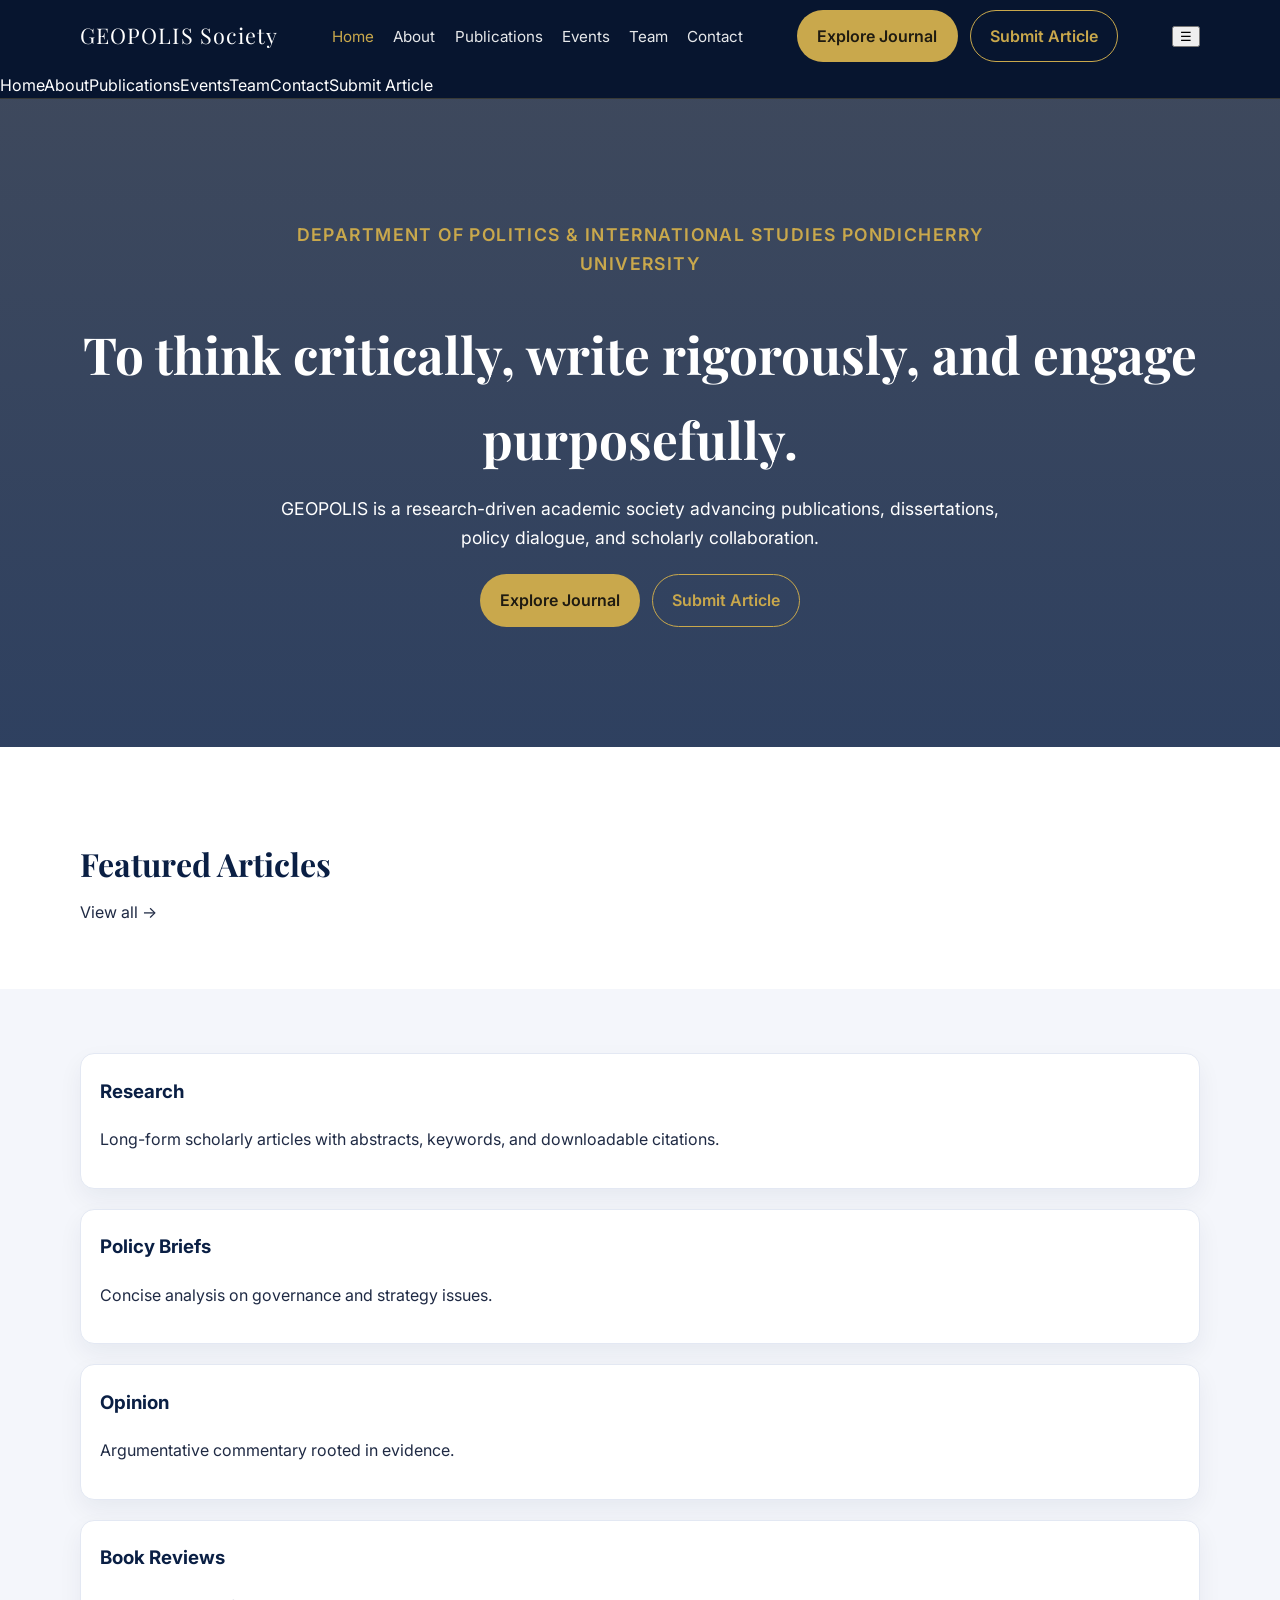
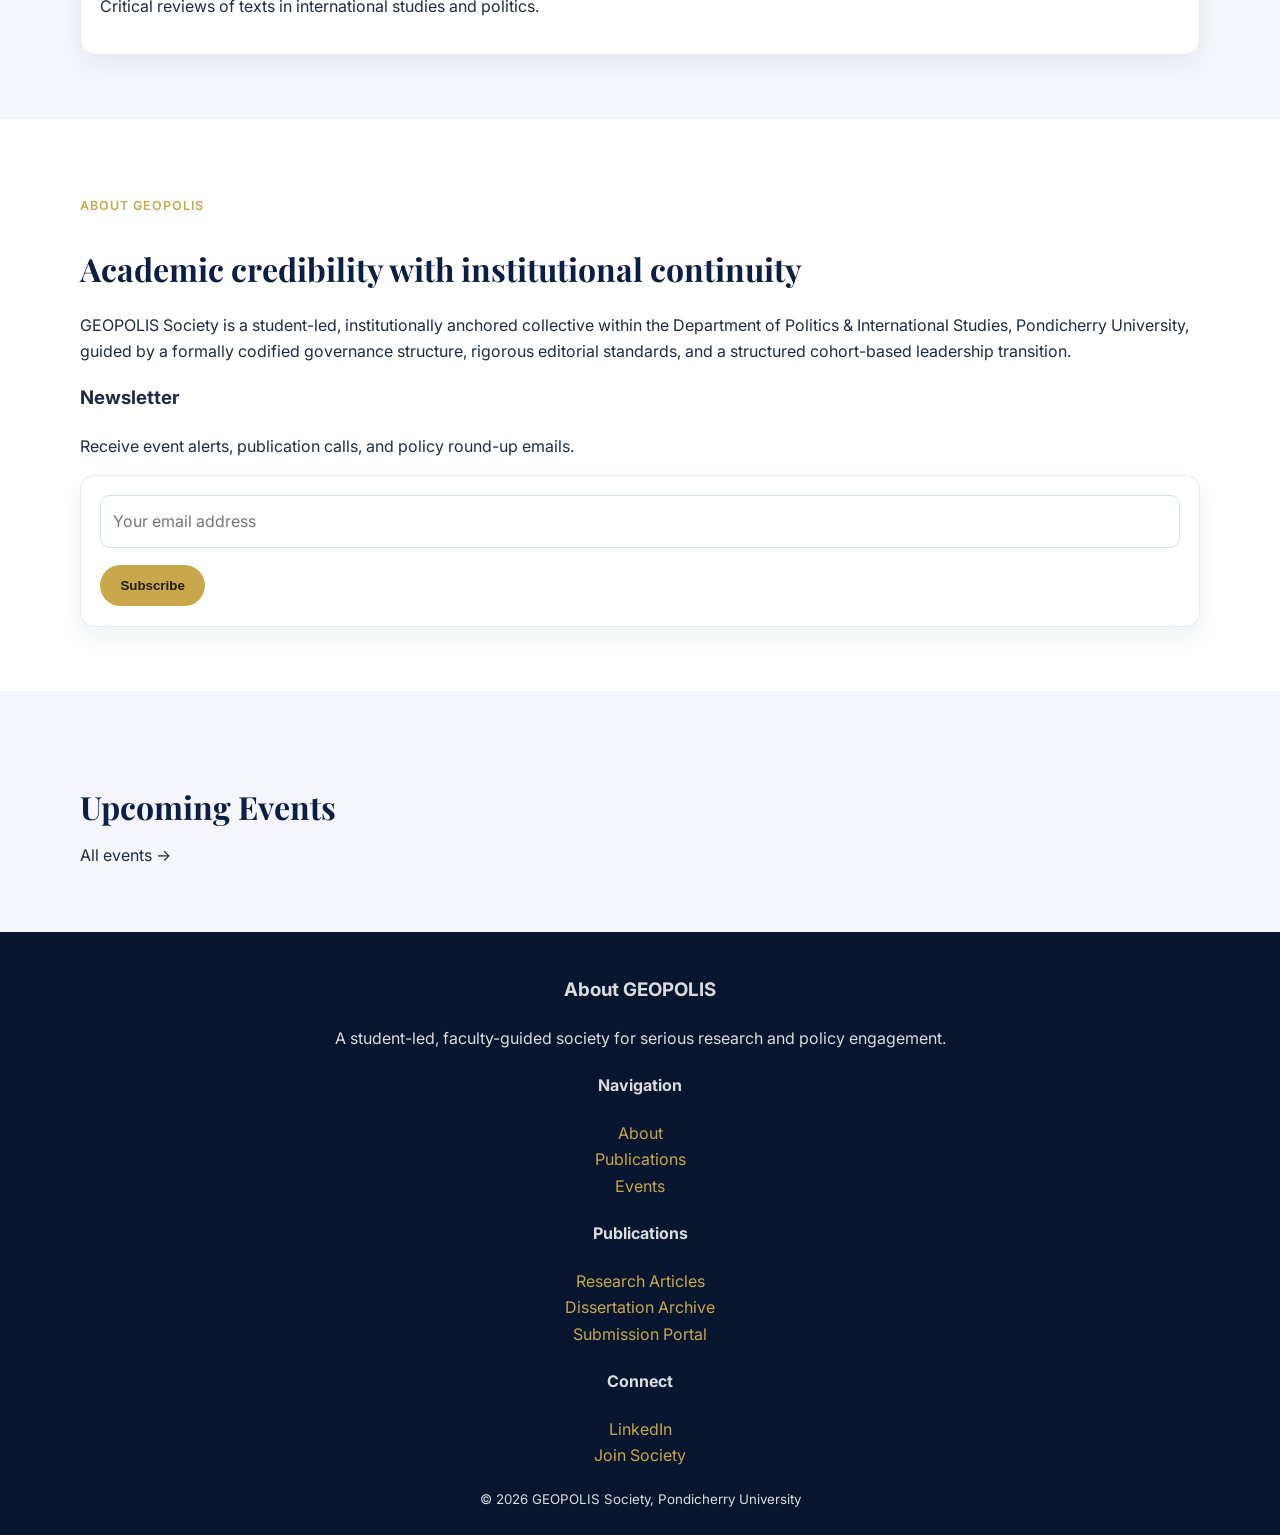
<file: index.html>
<!DOCTYPE html>
<html lang="en">
<head>
  <meta charset="UTF-8">
  <meta name="viewport" content="width=device-width, initial-scale=1.0">
  <title>GEOPOLIS Society | Pondicherry University</title>
  <meta name="description" content="GEOPOLIS Society is an academic platform for research publications, policy debates, and dissertation archives in the Department of Politics & International Studies, Pondicherry University.">
  <script type="application/ld+json">{"@context":"https://schema.org","@type":"Organization","name":"GEOPOLIS Society","url":"https://geopolis.site","parentOrganization":"Pondicherry University"}</script>
  <link rel="preconnect" href="https://fonts.googleapis.com">
  <link rel="preconnect" href="https://fonts.gstatic.com" crossorigin>
  <link href="https://fonts.googleapis.com/css2?family=Inter:wght@400;500;600;700&family=Playfair+Display:wght@600;700&display=swap" rel="stylesheet">
  <link rel="stylesheet" href="style.css">
</head>
<body>
  <nav class="navbar">
    <div class="container navbar__inner">
      <a href="index.html" class="brand">GEOPOLIS Society</a>
      <ul class="nav-links desktop-only">
        <li><a href="index.html" class="active">Home</a></li><li><a href="about.html">About</a></li><li><a href="journal.html">Publications</a></li><li><a href="events.html">Events</a></li><li><a href="team.html">Team</a></li><li><a href="contact.html">Contact</a></li>
      </ul>
      <div class="btn-row desktop-only"><a class="btn btn--gold" href="journal.html">Explore Journal</a><a class="btn btn--outline" href="submit-article.html" data-submit-article-link>Submit Article</a></div>
      <button id="navToggle" class="nav-toggle" aria-expanded="false" aria-label="Open menu">☰</button>
    </div>
    <div id="mobileMenu" class="mobile-menu">
      <a href="index.html">Home</a><a href="about.html">About</a><a href="journal.html">Publications</a><a href="events.html">Events</a><a href="team.html">Team</a><a href="contact.html">Contact</a><a href="submit-article.html" data-submit-article-link>Submit Article</a>
    </div>
  </nav>

  <header class="hero">
    <div class="container">
      <p class="kicker">
  Department of Politics & International Studies
  <span class="sub">Pondicherry University</span>
</p>
      <h1>To think critically, write rigorously, and engage purposefully.</h1>
      <p>GEOPOLIS is a research-driven academic society advancing publications, dissertations, policy dialogue, and scholarly collaboration.</p>
      <div class="btn-row" style="justify-content:center;">
        <a class="btn btn--gold" href="journal.html">Explore Journal</a>
        <a class="btn btn--outline" href="submit-article.html" data-submit-article-link>Submit Article</a>
      </div>
    </div>
  </header>

  <section class="section">
    <div class="container">
      <div class="section-head"><h2>Featured Articles</h2><a href="journal.html">View all →</a></div>
      <div id="featuredArticles" class="grid grid-3"></div>
    </div>
  </section>

  <section class="section section--light">
    <div class="container grid grid-2">
      <div class="card"><h3>Research</h3><p>Long-form scholarly articles with abstracts, keywords, and downloadable citations.</p></div>
      <div class="card"><h3>Policy Briefs</h3><p>Concise analysis on governance and strategy issues.</p></div>
      <div class="card"><h3>Opinion</h3><p>Argumentative commentary rooted in evidence.</p></div>
      <div class="card"><h3>Book Reviews</h3><p>Critical reviews of texts in international studies and politics.</p></div>
    </div>
  </section>

  <section class="section">
    <div class="container dual">
      <div>
        <p class="kicker">About GEOPOLIS</p>
        <h2>Academic credibility with institutional continuity</h2>
        <p>GEOPOLIS Society is a student-led, institutionally anchored collective within the Department of Politics & International Studies, Pondicherry University, guided by a formally codified governance structure, rigorous editorial standards, and a structured cohort-based leadership transition.</p>
      </div>
      <aside class="sidebar-card">
        <h3>Newsletter</h3>
        <p>Receive event alerts, publication calls, and policy round-up emails.</p>
        <form class="site-form" action="https://formsubmit.co/geopolis.pub@gmail.com" method="POST">
          <input type="hidden" name="_subject" value="Newsletter Subscription - GEOPOLIS">
          <input type="hidden" name="_captcha" value="false">
          <input type="email" name="email" required placeholder="Your email address">
          <button class="btn btn--gold" type="submit">Subscribe</button>
        </form>
      </aside>
    </div>
  </section>

  <section class="section section--light">
    <div class="container">
      <div class="section-head"><h2>Upcoming Events</h2><a href="events.html">All events →</a></div>
      <div id="eventSlider" class="grid grid-3"></div>
    </div>
  </section>

  <footer class="footer">
    <div class="container footer-grid">
      <div><h3>About GEOPOLIS</h3><p>A student-led, faculty-guided society for serious research and policy engagement.</p></div>
      <div><h4>Navigation</h4><p><a href="about.html">About</a><br><a href="journal.html">Publications</a><br><a href="events.html">Events</a></p></div>
      <div><h4>Publications</h4><p><a href="journal.html">Research Articles</a><br><a href="journal.html#dissertations">Dissertation Archive</a><br><a href="submit-article.html">Submission Portal</a></p></div>
      <div><h4>Connect</h4><p><a href="https://www.linkedin.com" target="_blank" rel="noopener">LinkedIn</a><br><a href="contact.html">Join Society</a></p></div>
    </div>
    <div class="container"><small>© 2026 GEOPOLIS Society, Pondicherry University</small></div>
  </footer>
  <script src="script.js"></script>
</body>
</html>
</file>
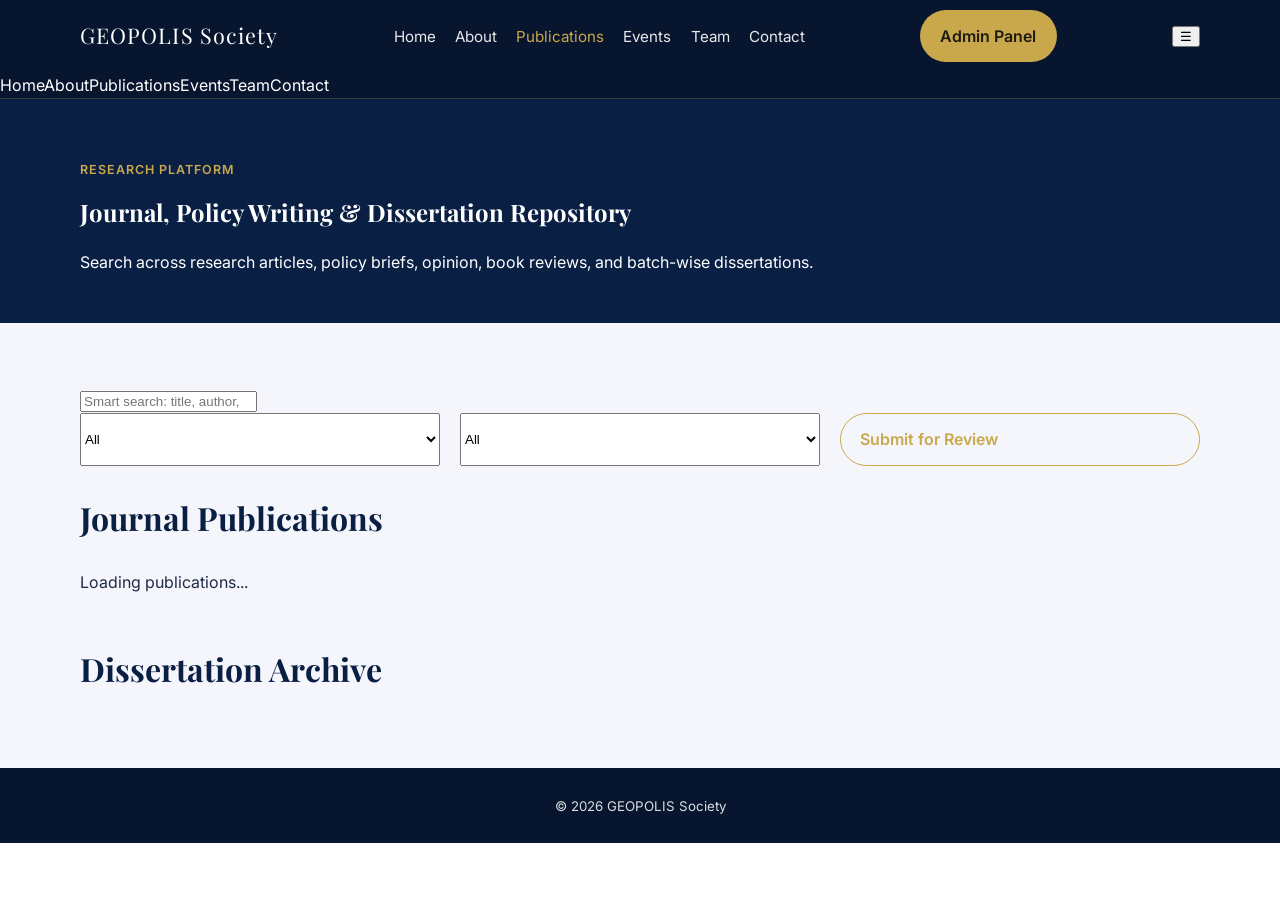
<file: journal.html>
<!DOCTYPE html>
<html lang="en">
<head>
  <meta charset="UTF-8"><meta name="viewport" content="width=device-width, initial-scale=1.0">
  <title>Journal & Repository | GEOPOLIS</title>
  <link rel="preconnect" href="https://fonts.googleapis.com"><link rel="preconnect" href="https://fonts.gstatic.com" crossorigin>
  <link href="https://fonts.googleapis.com/css2?family=Inter:wght@400;500;600;700&family=Playfair+Display:wght@600;700&display=swap" rel="stylesheet"><link rel="stylesheet" href="style.css">
</head>
<body>
<nav class="navbar"><div class="container navbar__inner"><a href="index.html" class="brand">GEOPOLIS Society</a>
<ul class="nav-links desktop-only"><li><a href="index.html">Home</a></li><li><a href="about.html">About</a></li><li><a href="journal.html" class="active">Publications</a></li><li><a href="events.html">Events</a></li><li><a href="team.html">Team</a></li><li><a href="contact.html">Contact</a></li></ul>
<a class="btn btn--gold desktop-only" href="/admin/">Admin Panel</a><button id="navToggle" class="nav-toggle" aria-expanded="false">☰</button></div>
<div id="mobileMenu" class="mobile-menu"><a href="index.html">Home</a><a href="about.html">About</a><a href="journal.html">Publications</a><a href="events.html">Events</a><a href="team.html">Team</a><a href="contact.html">Contact</a></div></nav>

<section class="page-hero"><div class="container"><p class="kicker">Research Platform</p><h1>Journal, Policy Writing & Dissertation Repository</h1><p>Search across research articles, policy briefs, opinion, book reviews, and batch-wise dissertations.</p></div></section>

<section class="section section--light"><div class="container">
  <div class="filters">
    <input id="searchInput" type="search" placeholder="Smart search: title, author, keyword, topic...">
    <div class="grid grid-3">
      <select id="categoryFilter"><option>All</option><option>Research Articles</option><option>Policy Briefs</option><option>Opinion</option><option>Book Reviews</option></select>
      <select id="batchFilter"><option>All</option><option>2023–25</option><option>2024–26</option></select>
      <a class="btn btn--outline" href="submit-article.html" data-submit-article-link>Submit for Review</a>
    </div>
  </div>

  <div class="section-head"><h2>Journal Publications</h2></div>
  <div id="articlesGrid" class="grid grid-3"></div>

  <div id="dissertations" class="section-head" style="margin-top:2rem;"><h2>Dissertation Archive</h2></div>
  <div id="dissertationGrid" class="grid grid-3"></div>
</div></section>

<footer class="footer"><div class="container"><small>© 2026 GEOPOLIS Society</small></div></footer>
<script src="script.js"></script>
</body></html>
</file>
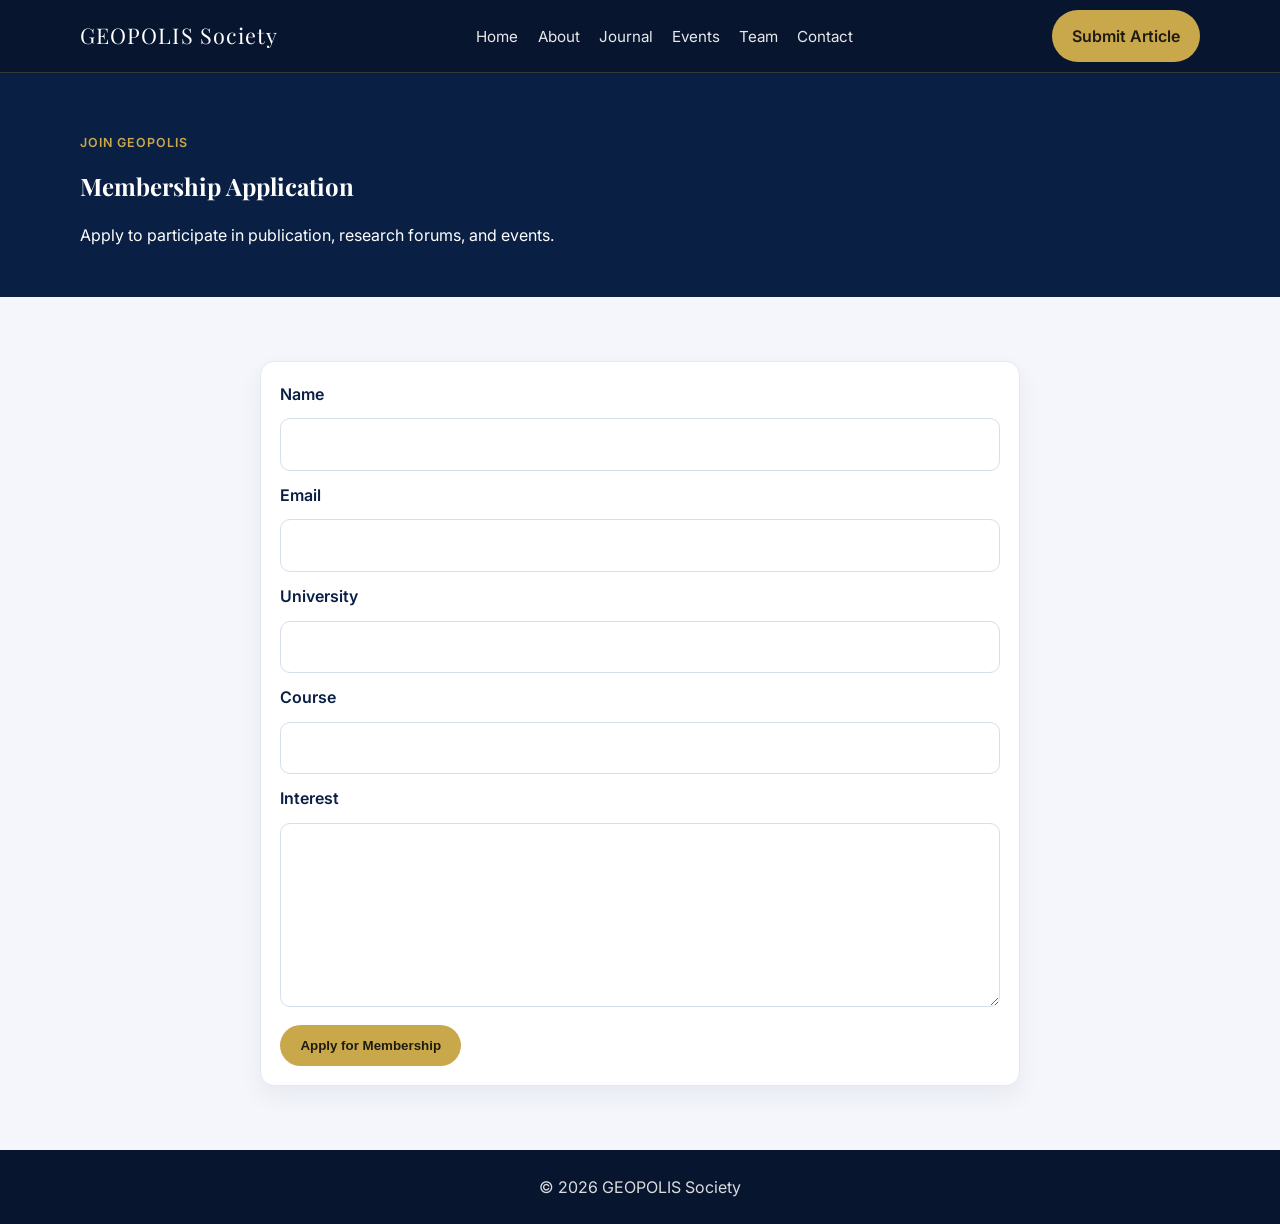
<file: membership.html>
<!DOCTYPE html>
<html lang="en">
<head>
  <meta charset="UTF-8">
  <meta name="viewport" content="width=device-width, initial-scale=1.0">
  <title>Membership | GEOPOLIS</title>
  <link rel="preconnect" href="https://fonts.googleapis.com">
  <link rel="preconnect" href="https://fonts.gstatic.com" crossorigin>
  <link href="https://fonts.googleapis.com/css2?family=Inter:wght@400;500;600;700&family=Playfair+Display:wght@600;700&display=swap" rel="stylesheet">
  <link rel="stylesheet" href="style.css">
</head>
<body>
  <nav class="navbar">
    <div class="container navbar__inner">
      <a href="index.html" class="brand">GEOPOLIS Society</a>
      <ul class="nav-links">
        <li><a href="index.html">Home</a></li>
        <li><a href="about.html">About</a></li>
        <li><a href="journal.html">Journal</a></li>
        <li><a href="events.html">Events</a></li>
        <li><a href="team.html">Team</a></li>
        <li><a href="contact.html">Contact</a></li>
      </ul>
      <a class="btn btn--gold" href="submit-article.html" data-submit-article-link>Submit Article</a>
    </div>
  </nav>

  <section class="page-hero">
    <div class="container">
      <p class="kicker">Join GEOPOLIS</p>
      <h1>Membership Application</h1>
      <p>Apply to participate in publication, research forums, and events.</p>
    </div>
  </section>

  <section class="section section--light">
    <div class="container form-shell">
      <form class="site-form" action="https://formsubmit.co/geopolis.pub@gmail.com" method="POST">
        <input type="hidden" name="_subject" value="New GEOPOLIS Membership Application" />
        <input type="hidden" name="_captcha" value="false" />
        <input type="hidden" name="_template" value="table" />
        <input type="hidden" name="_next" value="/thank-you.html" />

        <label for="name">Name</label>
        <input id="name" name="name" type="text" required />

        <label for="email">Email</label>
        <input id="email" name="email" type="email" required />

        <label for="university">University</label>
        <input id="university" name="university" type="text" required />

        <label for="course">Course</label>
        <input id="course" name="course" type="text" required />

        <label for="interest">Interest</label>
        <textarea id="interest" name="interest" rows="6" required></textarea>

        <button class="btn btn--gold" type="submit">Apply for Membership</button>
      </form>
    </div>
  </section>

  <footer class="footer"><div class="container">© 2026 GEOPOLIS Society</div></footer>
  <script src="script.js"></script>
</body>
</html>
</file>
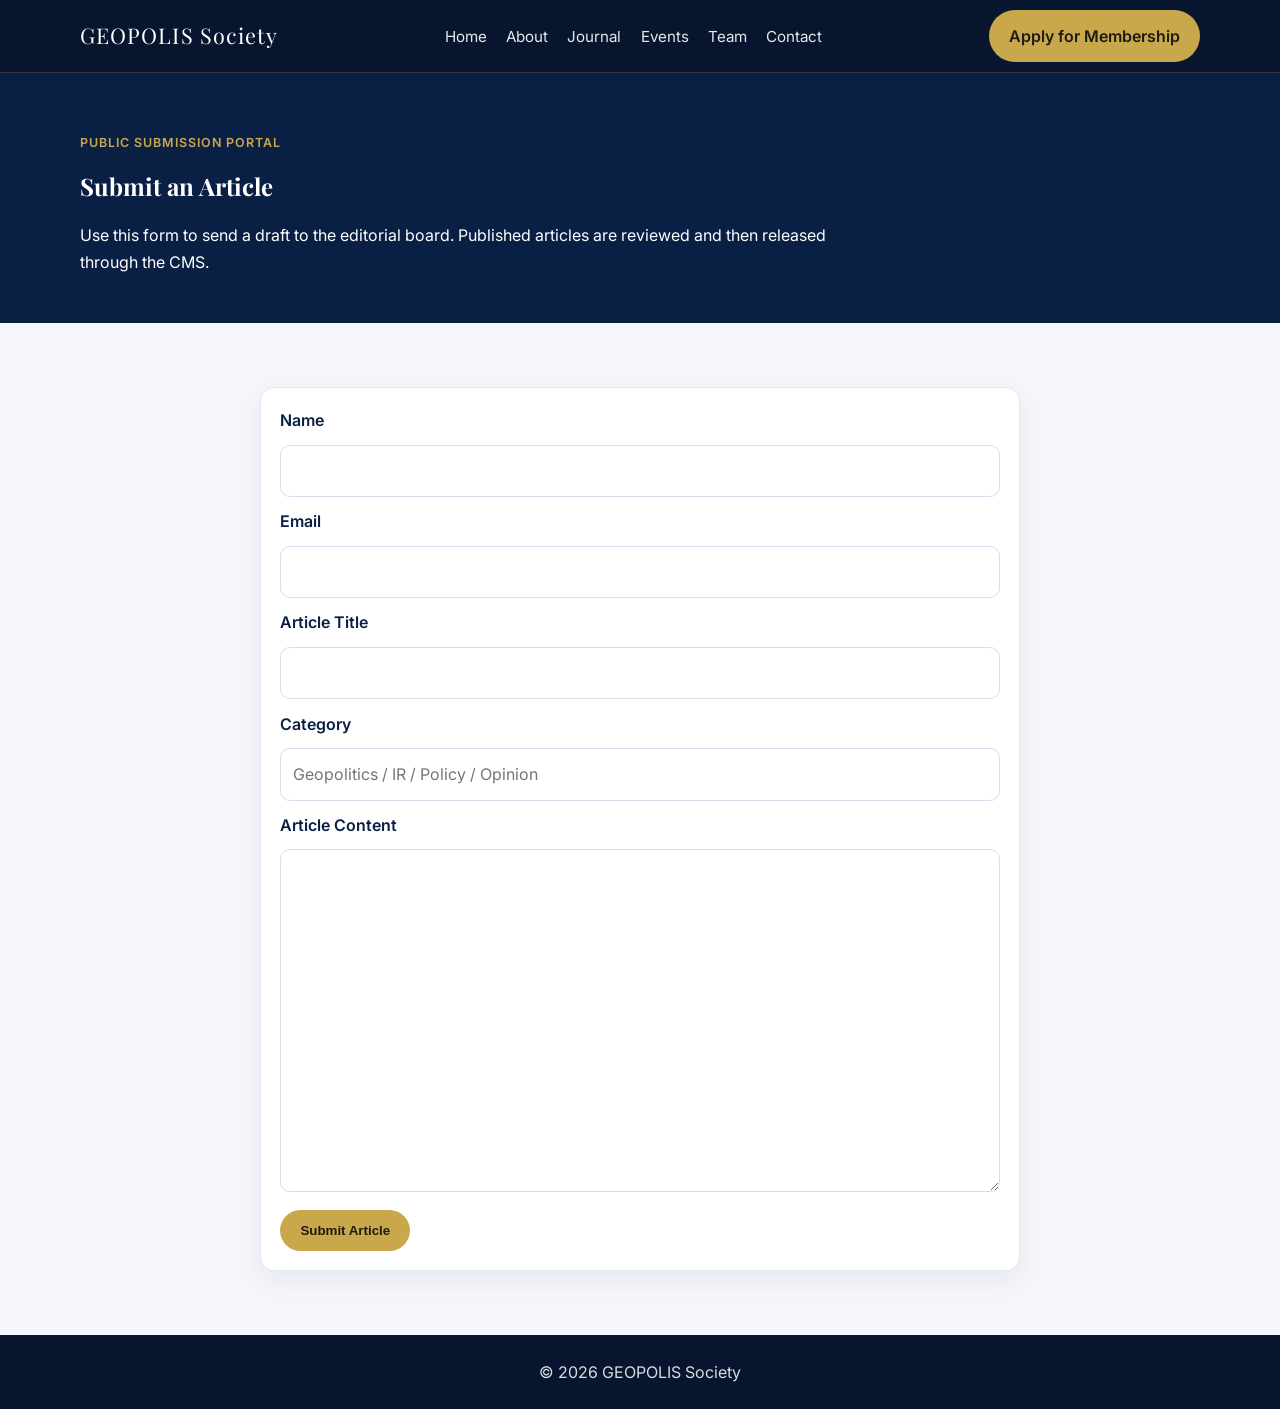
<file: submit-article.html>
<!DOCTYPE html>
<html lang="en">
<head>
  <meta charset="UTF-8">
  <meta name="viewport" content="width=device-width, initial-scale=1.0">
  <title>Submit Article | GEOPOLIS</title>
  <link rel="preconnect" href="https://fonts.googleapis.com">
  <link rel="preconnect" href="https://fonts.gstatic.com" crossorigin>
  <link href="https://fonts.googleapis.com/css2?family=Inter:wght@400;500;600;700&family=Playfair+Display:wght@600;700&display=swap" rel="stylesheet">
  <link rel="stylesheet" href="style.css">
</head>
<body>
  <nav class="navbar">
    <div class="container navbar__inner">
      <a href="index.html" class="brand">GEOPOLIS Society</a>
      <ul class="nav-links">
        <li><a href="index.html">Home</a></li>
        <li><a href="about.html">About</a></li>
        <li><a href="journal.html">Journal</a></li>
        <li><a href="events.html">Events</a></li>
        <li><a href="team.html">Team</a></li>
        <li><a href="contact.html">Contact</a></li>
      </ul>
      <a class="btn btn--gold" href="membership.html" data-membership-link>Apply for Membership</a>
    </div>
  </nav>

  <section class="page-hero">
    <div class="container">
      <p class="kicker">Public Submission Portal</p>
      <h1>Submit an Article</h1>
      <p>Use this form to send a draft to the editorial board. Published articles are reviewed and then released through the CMS.</p>
    </div>
  </section>

  <section class="section section--light">
    <div class="container form-shell">
      <form class="site-form" action="https://formsubmit.co/geopolis.pub@gmail.com" method="POST">
        <input type="hidden" name="_subject" value="New GEOPOLIS Article Submission" />
        <input type="hidden" name="_captcha" value="false" />
        <input type="hidden" name="_template" value="table" />
        <input type="hidden" name="_next" value="/thank-you.html" />

        <label for="name">Name</label>
        <input id="name" name="name" type="text" required />

        <label for="email">Email</label>
        <input id="email" name="email" type="email" required />

        <label for="articleTitle">Article Title</label>
        <input id="articleTitle" name="article_title" type="text" required />

        <label for="category">Category</label>
        <input id="category" name="category" type="text" placeholder="Geopolitics / IR / Policy / Opinion" required />

        <label for="content">Article Content</label>
        <textarea id="content" name="article_content" rows="12" required></textarea>

        <button class="btn btn--gold" type="submit">Submit Article</button>
      </form>
    </div>
  </section>

  <footer class="footer"><div class="container">© 2026 GEOPOLIS Society</div></footer>
  <script src="script.js"></script>
</body>
</html>
</file>
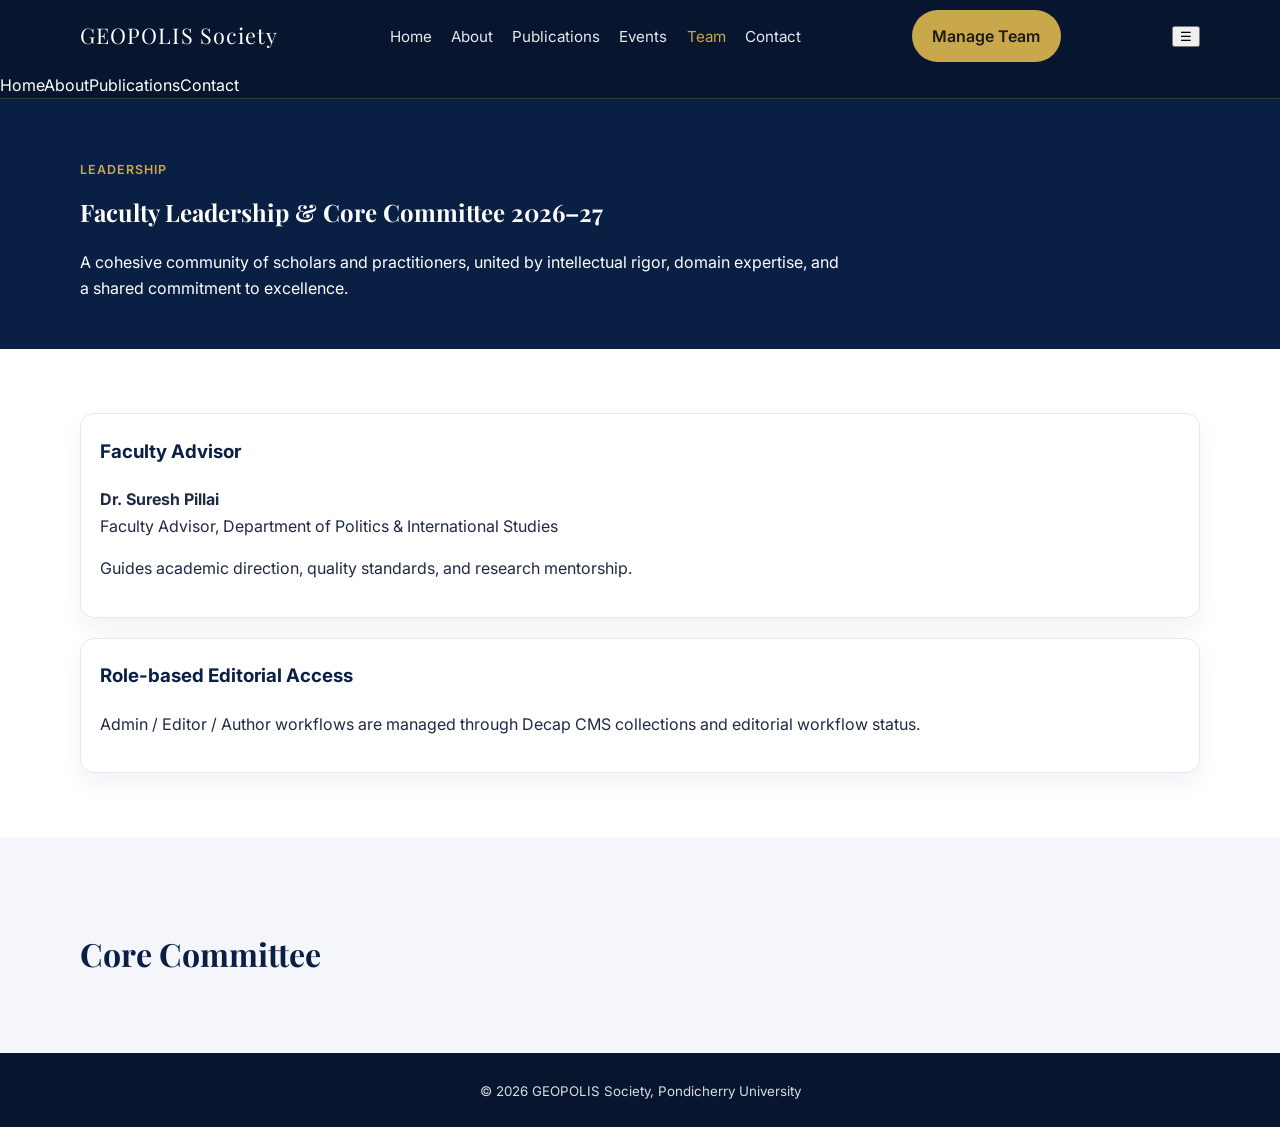
<file: team.html>
<!DOCTYPE html>
<html lang="en"><head><meta charset="UTF-8"><meta name="viewport" content="width=device-width, initial-scale=1.0"><title>Team | GEOPOLIS</title><link rel="preconnect" href="https://fonts.googleapis.com"><link rel="preconnect" href="https://fonts.gstatic.com" crossorigin><link href="https://fonts.googleapis.com/css2?family=Inter:wght@400;500;600;700&family=Playfair+Display:wght@600;700&display=swap" rel="stylesheet"><link rel="stylesheet" href="style.css"></head>
<body>
<nav class="navbar"><div class="container navbar__inner"><a href="index.html" class="brand">GEOPOLIS Society</a><ul class="nav-links desktop-only"><li><a href="index.html">Home</a></li><li><a href="about.html">About</a></li><li><a href="journal.html">Publications</a></li><li><a href="events.html">Events</a></li><li><a href="team.html" class="active">Team</a></li><li><a href="contact.html">Contact</a></li></ul><a class="btn btn--gold desktop-only" href="/admin/">Manage Team</a><button id="navToggle" class="nav-toggle" aria-expanded="false">☰</button></div><div id="mobileMenu" class="mobile-menu"><a href="index.html">Home</a><a href="about.html">About</a><a href="journal.html">Publications</a><a href="contact.html">Contact</a></div></nav>
<section class="page-hero"><div class="container"><p class="kicker">Leadership</p><h1>Faculty Leadership & Core Committee 2026–27</h1><p>A cohesive community of scholars and practitioners, united by intellectual rigor, domain expertise, and a shared commitment to excellence.</p></div></section>
<section class="section"><div class="container grid grid-2"><article class="card"><h3>Faculty Advisor</h3><p><strong>Dr. Suresh Pillai</strong><br>Faculty Advisor, Department of Politics & International Studies</p><p>Guides academic direction, quality standards, and research mentorship.</p></article><article class="card"><h3>Role-based Editorial Access</h3><p>Admin / Editor / Author workflows are managed through Decap CMS collections and editorial workflow status.</p></article></div></section>
<section class="section section--light"><div class="container"><h2>Core Committee</h2><div id="teamGrid" class="grid grid-3"></div></div></section>
<footer class="footer"><div class="container"><small>© 2026 GEOPOLIS Society, Pondicherry University</small></div></footer><script src="script.js"></script>
</body></html>
</file>
<file: style.css>
:root {
  --navy: #0a1f44;
  --navy-deep: #07152f;
  --gold: #c9a84c;
  --slate: #f4f6fb;
  --text: #1f2a44;
  --white: #ffffff;
}
* { box-sizing: border-box; }
body {
  margin: 0;
  font-family: 'Inter', 'Segoe UI', sans-serif;
  color: var(--text);
  background: #fff;
  line-height: 1.65;
}
a { color: inherit; text-decoration: none; }
img { max-width: 100%; display: block; }
.container { width: min(1120px, 92vw); margin: 0 auto; }

.navbar {
  background: var(--navy-deep);
  color: var(--white);
  position: sticky;
  top: 0;
  z-index: 1000;
  border-bottom: 1px solid rgba(201, 168, 76, 0.25);
}
.navbar__inner { display: flex; align-items: center; justify-content: space-between; min-height: 72px; }
.brand { font-family: 'Playfair Display', serif; font-size: 1.35rem; letter-spacing: 0.05em; }
.nav-links { display: flex; gap: 1.2rem; align-items: center; list-style: none; margin: 0; padding: 0; }
.nav-links a { color: rgba(255,255,255,.9); font-size: .95rem; }
.nav-links a.active, .nav-links a:hover { color: var(--gold); }
.btn {
  display: inline-block;
  padding: .75rem 1.2rem;
  border-radius: 999px;
  border: 1px solid transparent;
  font-weight: 600;
}
.btn--gold { background: var(--gold); color: #1f1b11; }
.btn--outline { border-color: var(--gold); color: var(--gold); }
.btn-row { display: flex; gap: .75rem; flex-wrap: wrap; }

.hero {
  background:
    linear-gradient(rgba(7,21,47,.78), rgba(10,31,68,.85)),
    url('https://images.unsplash.com/photo-1521295121783-8a321d551ad2?auto=format&fit=crop&w=1800&q=80') center/cover;
  color: #fff;
  min-height: 72vh;
  display: grid;
  place-items: center;
  text-align: center;
}
.hero h1 { font-family: 'Playfair Display', serif; font-size: clamp(2rem, 4vw, 3.6rem); margin-bottom: .8rem; }
.hero p { max-width: 760px; margin: 0 auto 1.4rem; font-size: 1.1rem; }
.section { padding: 4rem 0; }
.section--light { background: var(--slate); }
.section h2 { font-family: 'Playfair Display', serif; font-size: 2rem; margin-bottom: .5rem; color: var(--navy); }
.kicker { color: var(--gold); font-weight: 600; text-transform: uppercase; letter-spacing: .08em; font-size: .78rem; }

.grid { display: grid; gap: 1.25rem; }
.grid-3 { grid-template-columns: repeat(auto-fit, minmax(230px, 1fr)); }
.card {
  background: #fff;
  border: 1px solid #e3e8f3;
  border-radius: 14px;
  padding: 1.2rem;
  box-shadow: 0 10px 25px rgba(16, 35, 75, 0.06);
}
.card h3 { margin-top: .2rem; color: var(--navy); }

.page-hero { background: var(--navy); color: #fff; padding: 3rem 0 2rem; }
.page-hero h1 { font-family: 'Playfair Display', serif; margin: .4rem 0 .6rem; }
.page-hero p { max-width: 760px; }

.articles-grid { display: grid; gap: 1.2rem; grid-template-columns: repeat(auto-fit,minmax(270px,1fr)); margin-top: 1.2rem; }
.article-card { background: #fff; border: 1px solid #e6e9f1; border-radius: 14px; padding: 1rem; }
.article-card .meta { font-size: .82rem; color: #607097; margin-bottom: .65rem; display: flex; justify-content: space-between; gap: .5rem; }
.article-card h3 { margin: .2rem 0 .5rem; font-family: 'Playfair Display', serif; color: var(--navy); }
.article-card p { margin: 0 0 .8rem; color: #3f4d6d; }
.article-card .category {
  display: inline-block;
  background: #eef2fb;
  border: 1px solid #d8e0f0;
  color: var(--navy);
  padding: .18rem .5rem;
  border-radius: 999px;
  font-size: .74rem;
  font-weight: 600;
}
.empty-state { padding: 1.2rem; border: 1px dashed #b8c2da; border-radius: 12px; color: #4f5d79; }

.article-wrap { width: min(760px, 92vw); margin: 2.2rem auto 4rem; }
.article-header h1 { font-family: 'Playfair Display', serif; color: var(--navy); font-size: clamp(2rem, 3.5vw, 2.8rem); line-height: 1.2; }
.article-header .meta { color: #5b6b89; margin-bottom: 1.8rem; }
.article-body {
  font-family: 'Playfair Display', Georgia, serif;
  font-size: 1.2rem;
  color: #1f2942;
  line-height: 1.95;
}
.article-body h2, .article-body h3 { font-family: 'Playfair Display', serif; line-height: 1.35; color: var(--navy); margin-top: 2rem; }
.article-body p { margin: 1rem 0; }
.article-body ul { padding-left: 1.2rem; }
.article-body blockquote { border-left: 3px solid var(--gold); margin: 1.4rem 0; padding: .5rem 1rem; background: #fbf8ee; }

.footer { background: var(--navy-deep); color: rgba(255,255,255,.85); padding: 1.5rem 0; text-align: center; }
.footer a { color: var(--gold); }

@media (max-width: 820px) {
  .nav-links { display: none; }
}

.form-shell {
  width: min(760px, 94vw);
}

.site-form {
  background: #fff;
  border: 1px solid #e3e8f3;
  border-radius: 14px;
  padding: 1.2rem;
  box-shadow: 0 10px 25px rgba(16, 35, 75, 0.06);
  display: grid;
  gap: 0.7rem;
}

.site-form label {
  font-weight: 600;
  color: var(--navy);
}

.site-form input,
.site-form textarea {
  width: 100%;
  border: 1px solid #d6deed;
  border-radius: 10px;
  padding: 0.75rem;
  font: inherit;
  color: var(--text);
  background: #fff;
}

.site-form textarea {
  resize: vertical;
}

.site-form button {
  justify-self: start;
  margin-top: 0.4rem;
}
</file>
